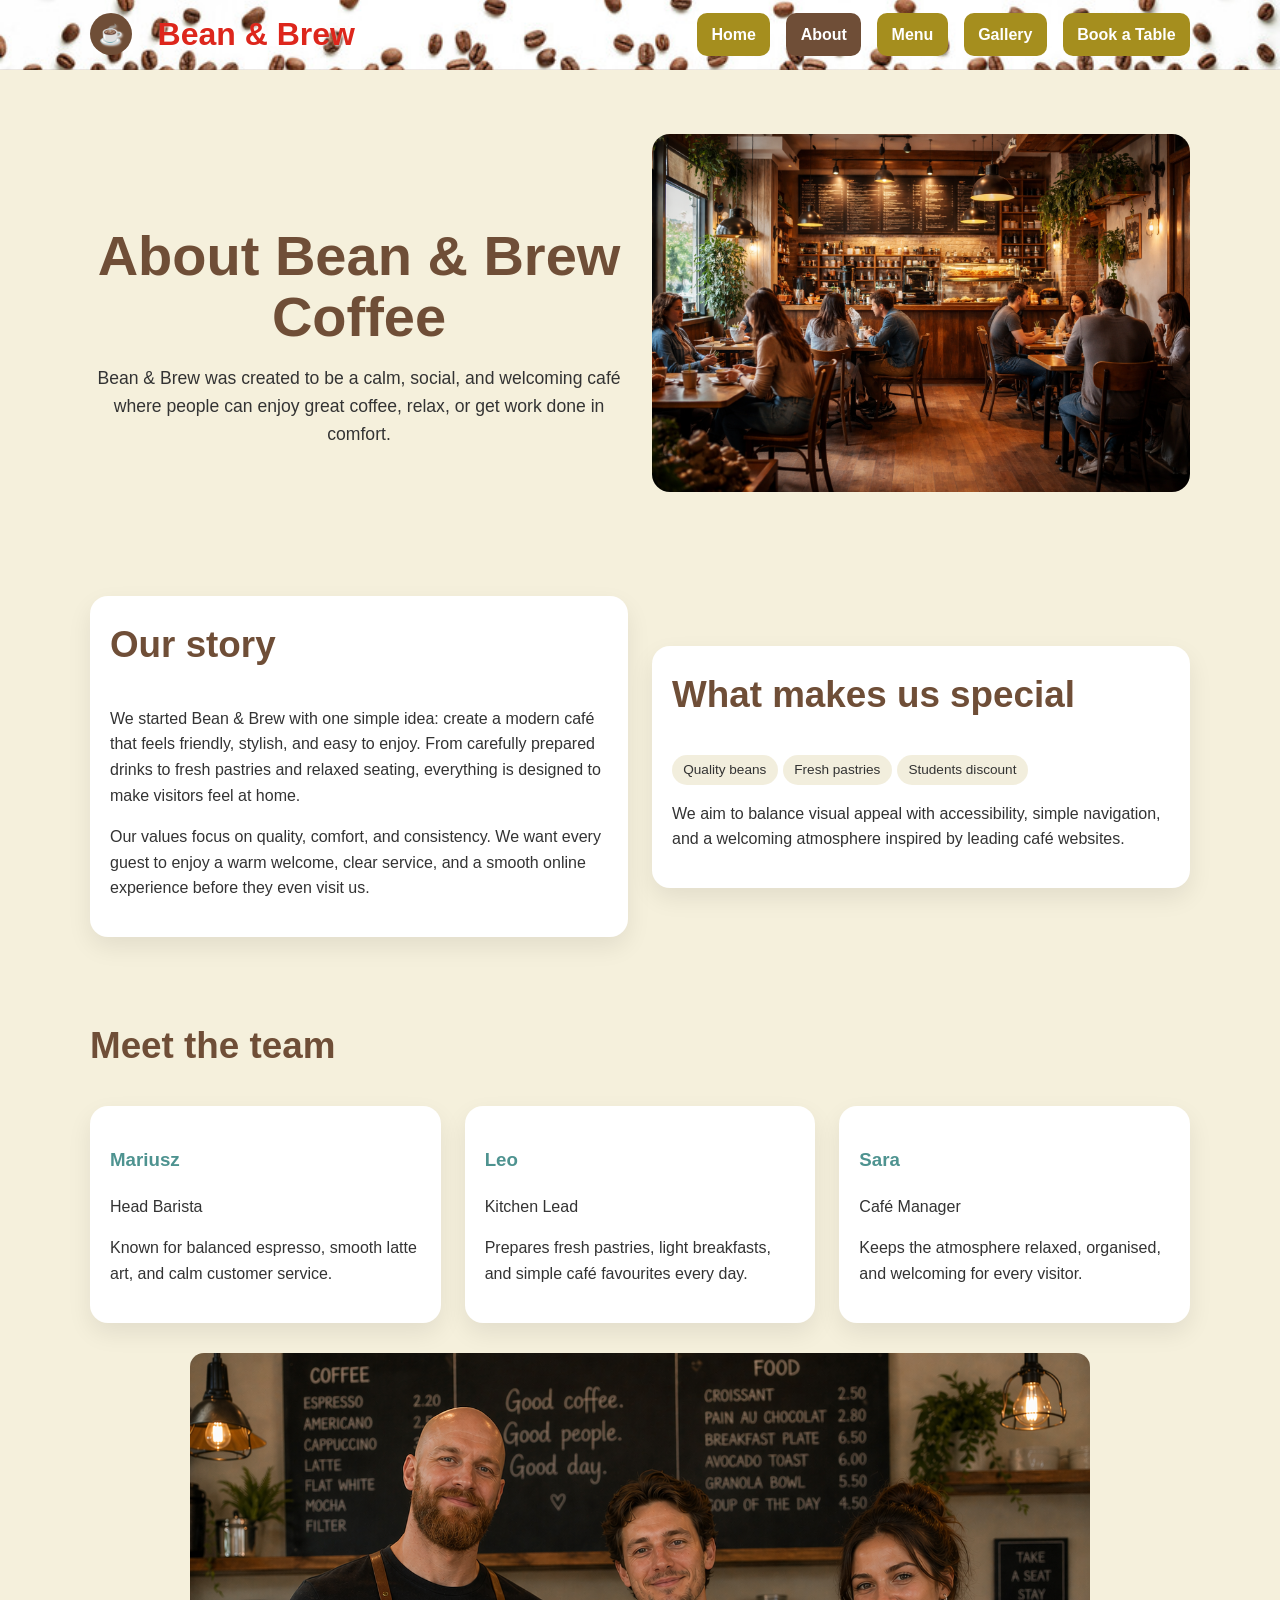
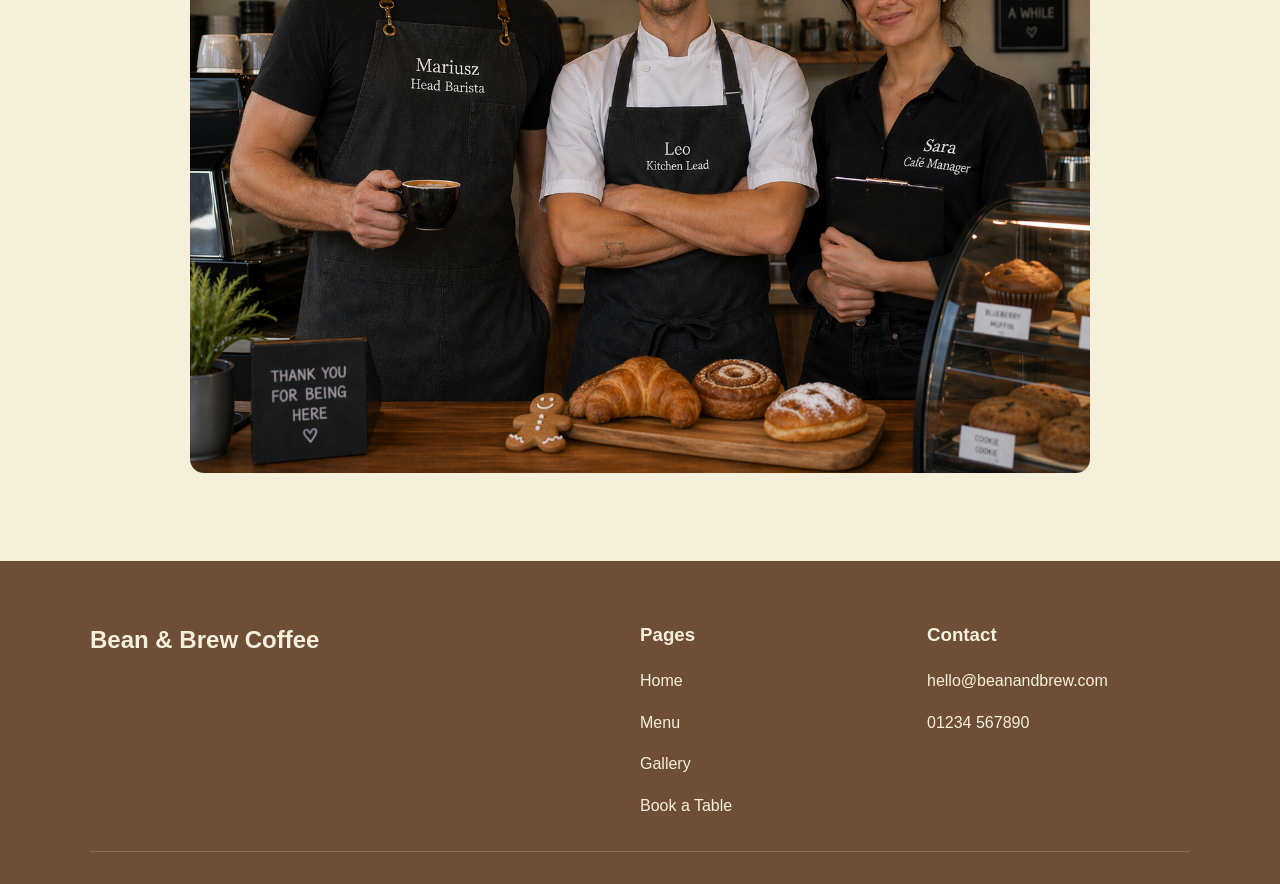
<file: about.html>
<!DOCTYPE html>
<html lang="en">
<head>
  <meta charset="UTF-8">
  <meta name="viewport" content="width=device-width, initial-scale=1.0">
  <meta name="description" content="Learn about Bean & Brew Coffee, our story, values, and welcoming café atmosphere.">
  <title>Bean & Brew Coffee | About</title>
  <link rel="stylesheet" href="css/style.css">
</head>
<body>
  <a class="skip-link" href="#main-content">Skip to main content</a>
  <header class="site-header">
    <div class="nav-wrap">
      <a class="brand" href="index.html">
        <span class="brand-mark" aria-hidden="true">☕</span>
        <span>Bean &amp; Brew</span>
      </a>
      <button class="nav-toggle" aria-expanded="false" aria-controls="site-nav" aria-label="Open menu">☰</button>
      <nav aria-label="Main navigation">
        <ul class="nav-menu" id="site-nav">
          <li><a href="index.html">Home</a></li>
          <li><a class="active" href="about.html">About</a></li>
          <li><a href="menu.html">Menu</a></li>
          <li><a href="gallery.html">Gallery</a></li>
          <li><a href="book.html">Book a Table</a></li>
        </ul>
      </nav>
    </div>
  </header>

  <main id="main-content">
    <section class="page-hero">
      <div class="container split-grid">
        <div>
          <h1>About Bean &amp; Brew Coffee</h1>
          <p class="lead">Bean &amp; Brew was created to be a calm, social, and welcoming café where people can enjoy great coffee, relax, or get work done in comfort.</p>
        </div>
        <div>
          <img src="assets/about-cafe.jpg" alt="Illustration of the warm interior of Bean and Brew café">
        </div>
      </div>
    </section>

    <section class="section">
      <div class="container split-grid">
        <article class="card">
          <h2>Our story</h2>
          <p>We started Bean &amp; Brew with one simple idea: create a modern café that feels friendly, stylish, and easy to enjoy. From carefully prepared drinks to fresh pastries and relaxed seating, everything is designed to make visitors feel at home.</p>
          <p>Our values focus on quality, comfort, and consistency. We want every guest to enjoy a warm welcome, clear service, and a smooth online experience before they even visit us.</p>
        </article>
        <article class="card">
          <h2>What makes us special</h2>
          <p><span class="badge">Quality beans</span><span class="badge">Fresh pastries</span><span class="badge">Students discount</span></p>
          <p>We aim to balance visual appeal with accessibility, simple navigation, and a welcoming atmosphere inspired by leading café websites.</p>
        </article>
      </div>
    </section>

    <section class="section">
      <div class="container">
        <h2>Meet the team</h2>
        <div class="team-grid">
          <article class="card">
            <h3>Mariusz</h3>
            <p>Head Barista</p>
            <p>Known for balanced espresso, smooth latte art, and calm customer service.</p>
          </article>
          <article class="card">
            <h3>Leo</h3>
            <p>Kitchen Lead</p>
            <p>Prepares fresh pastries, light breakfasts, and simple café favourites every day.</p>
          </article>
          <article class="card">
            <h3>Sara</h3>
            <p>Café Manager</p>
            <p>Keeps the atmosphere relaxed, organised, and welcoming for every visitor.</p>
          </article>
        </div>

        <div class="team-image">
      <img src="assets/team.jpg" alt="Bean and Brew Coffee team">
    </div>

      </div>
    </section>
  </main>

  <footer class="footer">
    <div class="container footer-grid">
      <section>
        <h2>Bean &amp; Brew Coffee</h2>
      
      </section>
      <section>
        <h3>Pages</h3>
        <p><a href="index.html">Home</a></p>
        <p><a href="menu.html">Menu</a></p>
        <p><a href="gallery.html">Gallery</a></p>
        <p><a href="book.html">Book a Table</a></p>
      </section>
      <section>
        <h3>Contact</h3>
        <p>hello@beanandbrew.com</p>
        <p>01234 567890</p>
      </section>
    </div>
    <div class="container footer-bottom">
     
    </div>
  </footer>

  <script src="js/script.js"></script>
</body>
</html>
</file>
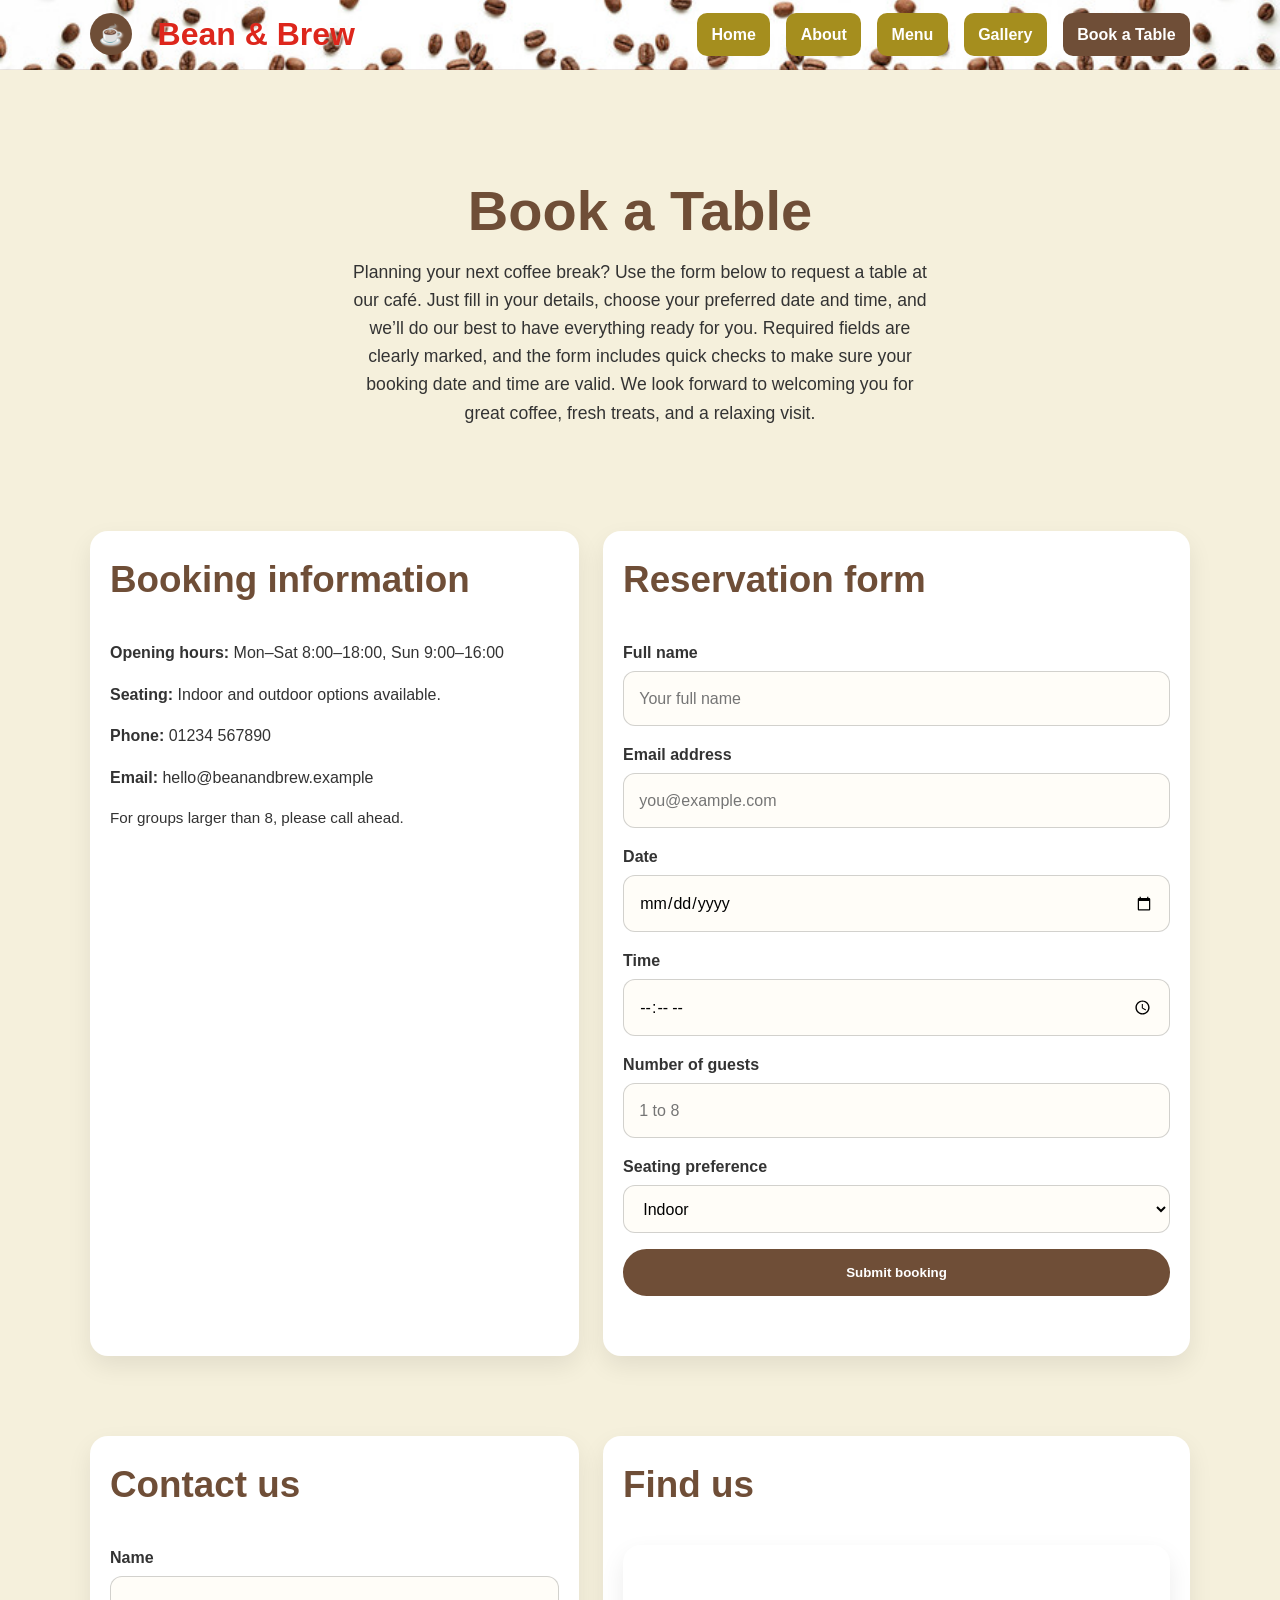
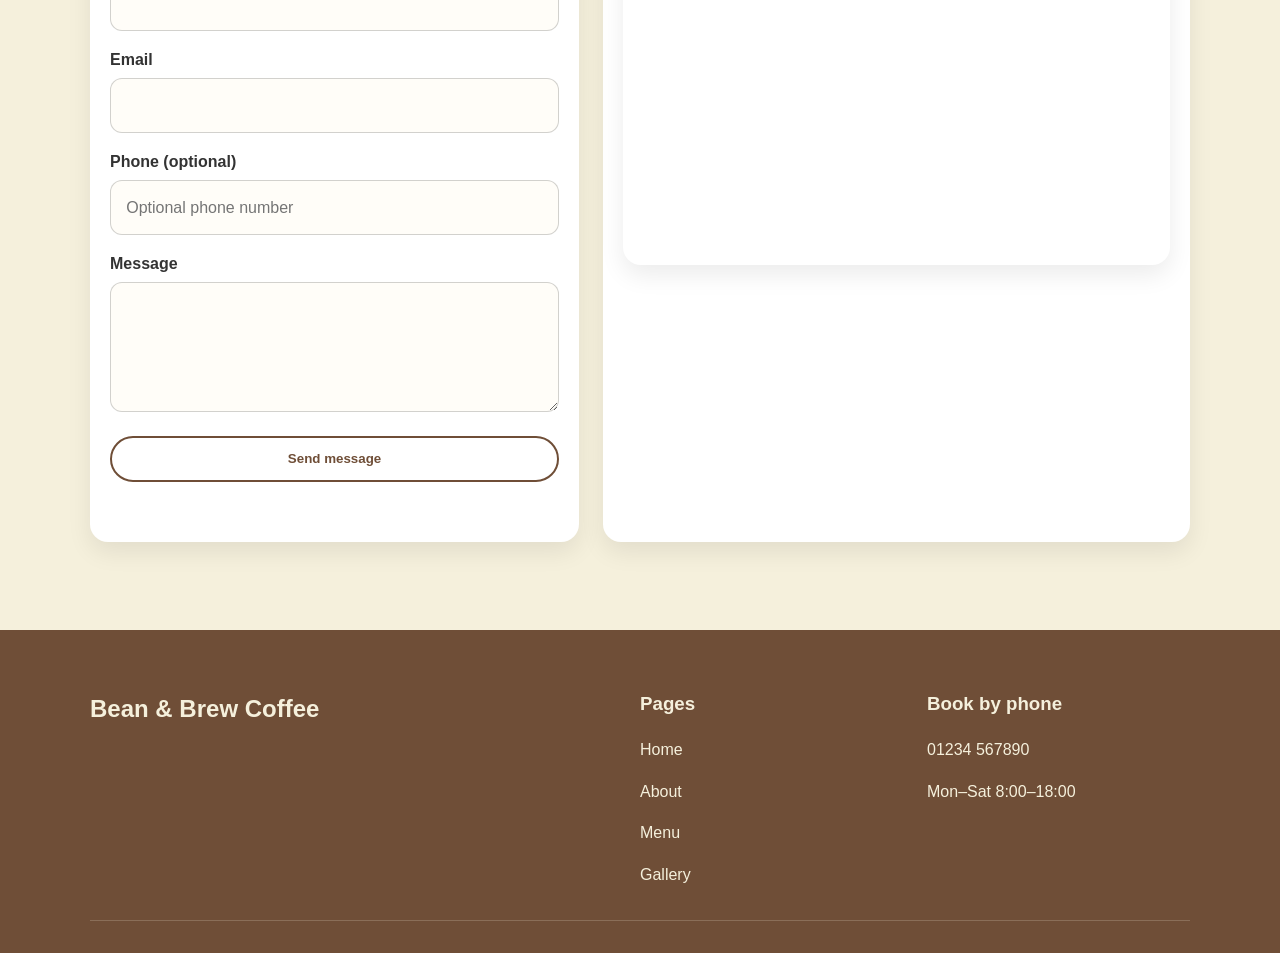
<file: book.html>
<!DOCTYPE html>
<html lang="en">
<head>
  <meta charset="UTF-8">
  <meta name="viewport" content="width=device-width, initial-scale=1.0">
  <meta name="description" content="Book a table at Bean & Brew Coffee with a responsive form and built-in validation.">
  <title>Bean & Brew Coffee | Book a Table</title>
  <link rel="stylesheet" href="css/style.css">
</head>
<body>
  <a class="skip-link" href="#main-content">Skip to main content</a>
  <header class="site-header">
    <div class="nav-wrap">
      <a class="brand" href="index.html">
        <span class="brand-mark" aria-hidden="true">☕</span>
        <span>Bean &amp; Brew</span>
      </a>
      <button class="nav-toggle" aria-expanded="false" aria-controls="site-nav" aria-label="Open menu">☰</button>
      <nav aria-label="Main navigation">
        <ul class="nav-menu" id="site-nav">
          <li><a href="index.html">Home</a></li>
          <li><a href="about.html">About</a></li>
          <li><a href="menu.html">Menu</a></li>
          <li><a href="gallery.html">Gallery</a></li>
          <li><a class="active" href="book.html">Book a Table</a></li>
        </ul>
      </nav>
    </div>
  </header>

  <main id="main-content">
    <section class="page-hero">
      <div class="container">
        <h1>Book a Table</h1>
        <p class="lead">Planning your next coffee break? Use the form below to request a table at our café. Just fill in your details, choose your preferred date and time, and we’ll do our best to have everything ready for you.

Required fields are clearly marked, and the form includes quick checks to make sure your booking date and time are valid.

We look forward to welcoming you for great coffee, fresh treats, and a relaxing visit.</p>
      </div>
    </section>

    <section class="section">
      <div class="container form-grid">
        <aside class="info-card">
          <h2>Booking information</h2>
          <p><strong>Opening hours:</strong> Mon–Sat 8:00–18:00, Sun 9:00–16:00</p>
          <p><strong>Seating:</strong> Indoor and outdoor options available.</p>
          <p><strong>Phone:</strong> 01234 567890</p>
          <p><strong>Email:</strong> hello@beanandbrew.example</p>
          <p class="small-text">For groups larger than 8, please call ahead.</p>
        </aside>

        <section class="card" aria-labelledby="booking-heading">
          <h2 id="booking-heading">Reservation form</h2>
          <form id="booking-form">
            <div>
              <label for="name">Full name</label>
              <input id="name" name="name" type="text" required minlength="2" placeholder="Your full name">
            </div>
            <div>
              <label for="email">Email address</label>
              <input id="email" name="email" type="email" required placeholder="you@example.com">
            </div>
            <div>
              <label for="date">Date</label>
              <input id="date" name="date" type="date" required>
            </div>
            <div>
              <label for="time">Time</label>
              <input id="time" name="time" type="time" required>
            </div>
            <div>
              <label for="guests">Number of guests</label>
              <input id="guests" name="guests" type="number" min="1" max="8" required placeholder="1 to 8">
            </div>
            <div>
              <label for="seating">Seating preference</label>
              <select id="seating" name="seating">
                <option value="Indoor">Indoor</option>
                <option value="Outdoor">Outdoor</option>
                <option value="No preference">No preference</option>
              </select>
            </div>
            <button class="btn" type="submit">Submit booking</button>
            <p class="status-message" id="booking-status" aria-live="polite"></p>
          </form>
        </section>
      </div>
    </section>

    <section class="section">
      <div class="container info-grid">
        <article class="card">
          <h2>Contact us</h2>
          <form id="contact-form">
            <div>
              <label for="contact-name">Name</label>
              <input id="contact-name" name="contact-name" type="text" required>
            </div>
            <div>
              <label for="contact-email">Email</label>
              <input id="contact-email" name="contact-email" type="email" required>
            </div>
            <div>
              <label for="contact-phone">Phone (optional)</label>
              <input id="contact-phone" name="contact-phone" type="tel" placeholder="Optional phone number">
            </div>
            <div>
              <label for="contact-message">Message</label>
              <textarea id="contact-message" name="contact-message" required></textarea>
            </div>
            <button class="btn secondary" type="submit">Send message</button>
            <p class="status-message" id="contact-status" aria-live="polite"></p>
          </form>
        </article>
        <article class="card">
          <h2>Find us</h2>
          <iframe class="map-frame" title="Map showing Bean and Brew café location" src="https://www.google.com/maps?q=Renfrew%20Rd,%20Paisley%20PA3%204DR&output=embed" loading="lazy" referrerpolicy="no-referrer-when-downgrade"></iframe>
        </article>
      </div>
    </section>
  </main>

  <footer class="footer">
    <div class="container footer-grid">
      <section>
        <h2>Bean &amp; Brew Coffee</h2>
      
      </section>
      <section>
        <h3>Pages</h3>
        <p><a href="index.html">Home</a></p>
        <p><a href="about.html">About</a></p>
        <p><a href="menu.html">Menu</a></p>
        <p><a href="gallery.html">Gallery</a></p>
      </section>
      <section>
        <h3>Book by phone</h3>
        <p>01234 567890</p>
        <p>Mon–Sat 8:00–18:00</p>
      </section>
    </div>
    <div class="container footer-bottom">

    </div>
  </footer>

  <script src="js/script.js"></script>
</body>
</html>
</file>
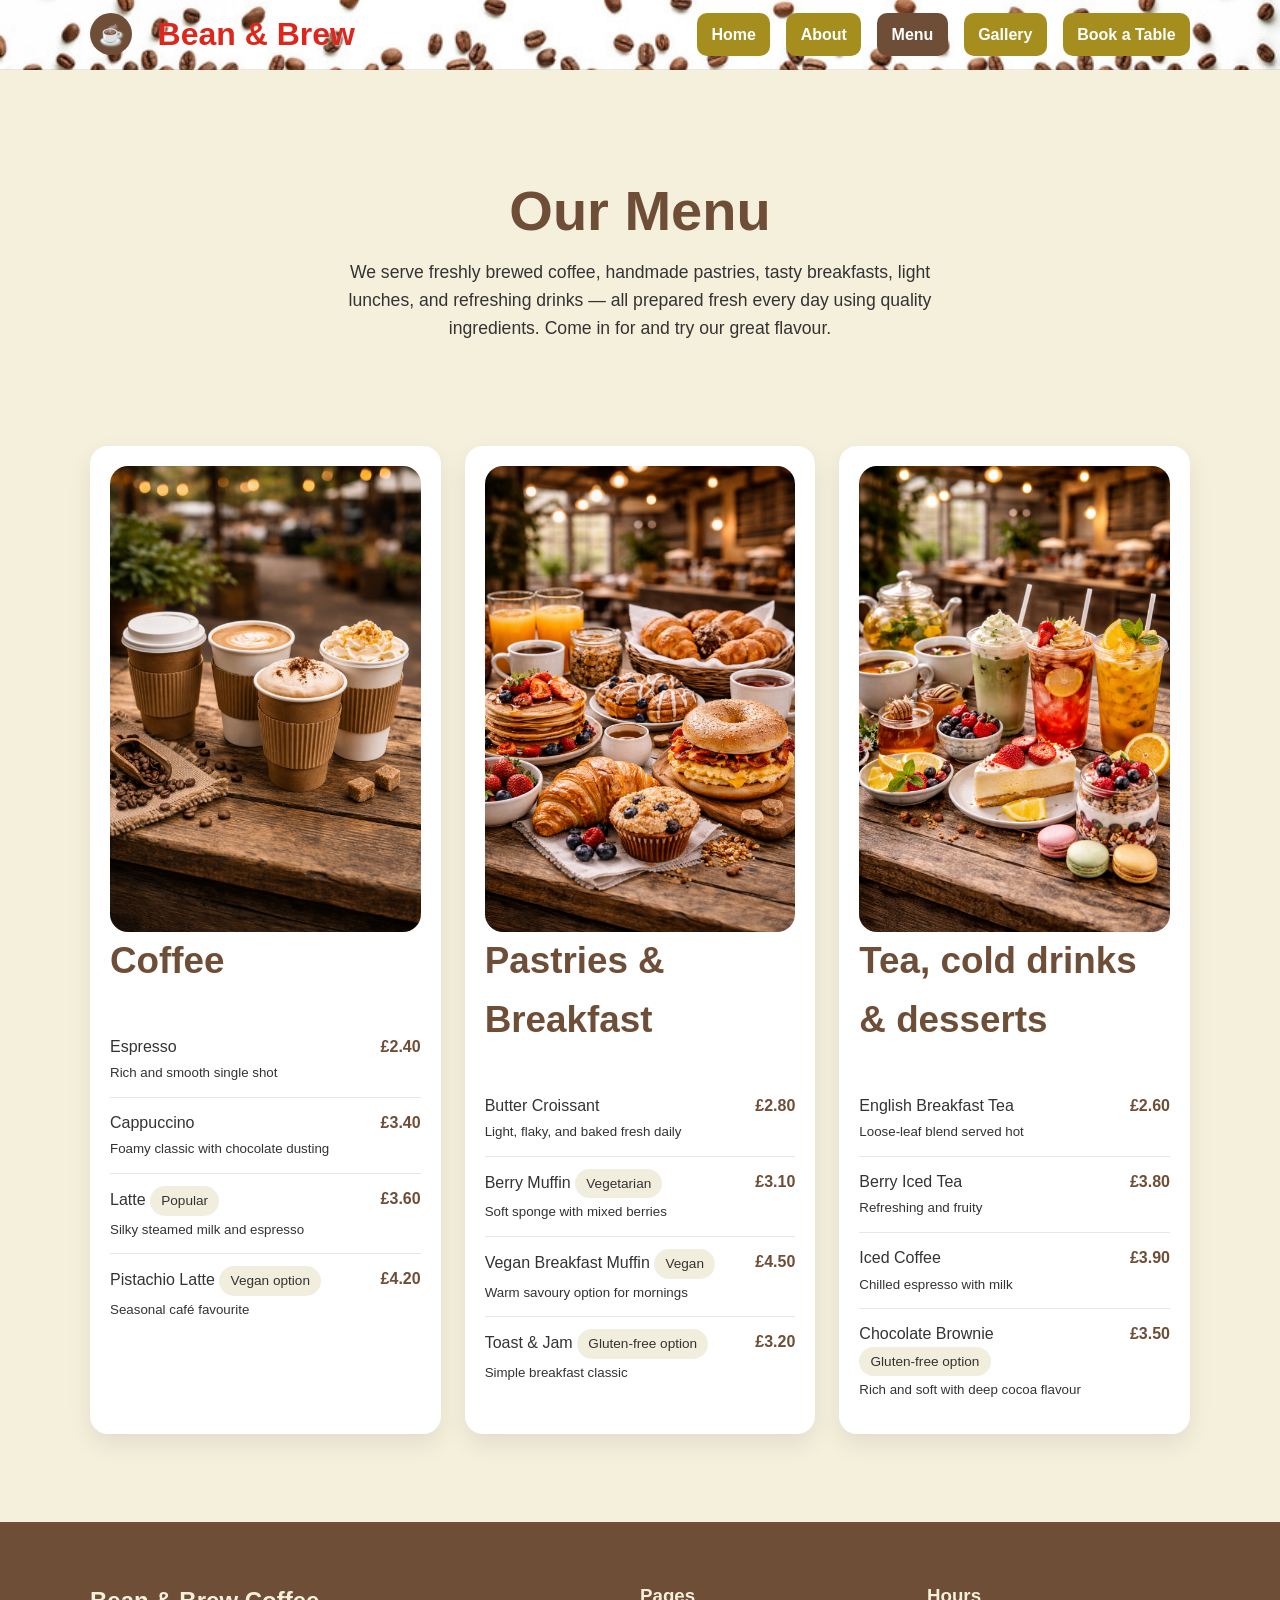
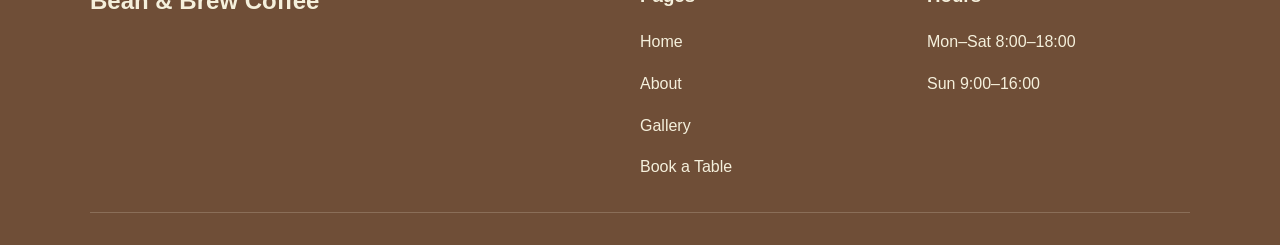
<file: menu.html>
<!DOCTYPE html>
<html lang="en">
<head>
  <meta charset="UTF-8">
  <meta name="viewport" content="width=device-width, initial-scale=1.0">
  <meta name="description" content="Browse the Bean & Brew Coffee menu with coffee, tea, breakfast items, pastries, and desserts.">
  <title>Bean & Brew Coffee | Menu</title>
  <link rel="stylesheet" href="css/style.css">
</head>
<body>
  <a class="skip-link" href="#main-content">Skip to main content</a>
  <header class="site-header">
    <div class="nav-wrap">
      <a class="brand" href="index.html">
        <span class="brand-mark" aria-hidden="true">☕</span>
        <span>Bean &amp; Brew</span>
      </a>
      <button class="nav-toggle" aria-expanded="false" aria-controls="site-nav" aria-label="Open menu">☰</button>
      <nav aria-label="Main navigation">
        <ul class="nav-menu" id="site-nav">
          <li><a href="index.html">Home</a></li>
          <li><a href="about.html">About</a></li>
          <li><a class="active" href="menu.html">Menu</a></li>
          <li><a href="gallery.html">Gallery</a></li>
          <li><a href="book.html">Book a Table</a></li>
        </ul>
      </nav>
    </div>
  </header>

  <main id="main-content">
    <section class="page-hero">
      <div class="container">
        <h1>Our Menu</h1>
        <p class="lead">We serve freshly brewed coffee, handmade pastries, tasty breakfasts, light lunches, and refreshing drinks — all prepared fresh every day using quality ingredients. Come in for and try our great flavour.</p>
      </div>
    </section>

    <section class="section">
      <div class="container menu-grid">
        <article class="menu-card">
          <img src="assets/menu-coffee.jpg" alt="Illustration of a latte with latte art">
          <h2>Coffee</h2>
          <ul class="menu-list">
            <li><span>Espresso<br><small>Rich and smooth single shot</small></span><span class="price">£2.40</span></li>
            <li><span>Cappuccino<br><small>Foamy classic with chocolate dusting</small></span><span class="price">£3.40</span></li>
            <li><span>Latte <span class="badge">Popular</span><br><small>Silky steamed milk and espresso</small></span><span class="price">£3.60</span></li>
            <li><span>Pistachio Latte <span class="badge">Vegan option</span><br><small>Seasonal café favourite</small></span><span class="price">£4.20</span></li>
          </ul>
        </article>

        <article class="menu-card">
          <img src="assets/menu-pastry.jpg" alt="Illustration of a freshly baked croissant on a plate">
          <h2>Pastries &amp; Breakfast</h2>
          <ul class="menu-list">
            <li><span>Butter Croissant<br><small>Light, flaky, and baked fresh daily</small></span><span class="price">£2.80</span></li>
            <li><span>Berry Muffin <span class="badge">Vegetarian</span><br><small>Soft sponge with mixed berries</small></span><span class="price">£3.10</span></li>
            <li><span>Vegan Breakfast Muffin <span class="badge">Vegan</span><br><small>Warm savoury option for mornings</small></span><span class="price">£4.50</span></li>
            <li><span>Toast &amp; Jam <span class="badge">Gluten-free option</span><br><small>Simple breakfast classic</small></span><span class="price">£3.20</span></li>
          </ul>
        </article>

        <article class="menu-card">
          <img src="assets/deserts.jpg" alt="Illustration of a tea and deserts">
          <h2>Tea, cold drinks &amp; desserts</h2>
          <ul class="menu-list">
            <li><span>English Breakfast Tea<br><small>Loose-leaf blend served hot</small></span><span class="price">£2.60</span></li>
            <li><span>Berry Iced Tea<br><small>Refreshing and fruity</small></span><span class="price">£3.80</span></li>
            <li><span>Iced Coffee<br><small>Chilled espresso with milk</small></span><span class="price">£3.90</span></li>
            <li><span>Chocolate Brownie <span class="badge">Gluten-free option</span><br><small>Rich and soft with deep cocoa flavour</small></span><span class="price">£3.50</span></li>
          </ul>
        </article>
      </div>
    </section>
  </main>

  <footer class="footer">
    <div class="container footer-grid">
      <section>
        <h2>Bean &amp; Brew Coffee</h2>
        
      </section>
      <section>
        <h3>Pages</h3>
        <p><a href="index.html">Home</a></p>
        <p><a href="about.html">About</a></p>
        <p><a href="gallery.html">Gallery</a></p>
        <p><a href="book.html">Book a Table</a></p>
      </section>
      <section>
        <h3>Hours</h3>
        <p>Mon–Sat 8:00–18:00</p>
        <p>Sun 9:00–16:00</p>
      </section>
    </div>
    <div class="container footer-bottom">
    
    </div>
  </footer>

  <script src="js/script.js"></script>
</body>
</html>
</file>
<file: css/style.css>
:root {
  --berry: #b24038;
  --brown: #6f4e37;
  --cream: #f5f0dc;
  --dark: #333333;
  --orange: #d4a373;
  --pistachio: #a58e1e;
  --radius: 18px;
  --shadow: 0 10px 25px rgba(0, 0, 0, 0.08);
  --water: #4e9390;
  --white: #ffffff;
}

* {
  box-sizing: border-box;
}

:focus-visible {
  outline: 3px solid var(--water);
  outline-offset: 3px;
}

a {
  color: var(--brown);
  text-decoration: none;
}

a:hover,
a:focus-visible {
  color: var(--berry);
}

.actions {
  display: flex;
  flex-wrap: wrap;
  gap: 1rem;
  margin-top: 1.5rem;
}

.badge {
  background: rgba(165, 142, 30, 0.15);
  border-radius: 999px;
  color: var(--dark);
  display: inline-block;
  font-size: 0.85rem;
  margin-right: 0.35rem;
  padding: 0.25rem 0.7rem;
}

body {
  background: var(--cream);
  color: var(--dark);
  font-family: Arial, Helvetica, sans-serif;
  line-height: 1.6;
  margin: 0;
}

.brand {
  align-items: center;
  color: #dd261c;
  display: flex;
  font-weight: 800;
  font-size: 2.0rem;
  gap: 1.6rem;
  line-height: 1;
}

.brand-mark {
  background: var(--brown);
  border-radius: 50%;
  color: var(--cream);
  display: grid;
  font-size: 1.2rem;
  height: 42px;
  place-items: center;
  width: 42px;
}

.brand span {
  text-shadow: 1px 1px 2px rgba(255,255,255,0.7);
}

.btn {
  background: var(--brown);
  border: 2px solid var(--brown);
  border-radius: 999px;
  color: var(--white);
  display: inline-block;
  font-weight: 700;
  padding: 0.85rem 1.2rem;
}

.btn.secondary {
  background: transparent;
  color: var(--brown);
}

.btn:hover,
.btn:focus-visible {
  background: var(--berry);
  border-color: var(--berry);
  color: var(--white);
}

button,
.btn {
  transition: transform 0.2s ease, background-color 0.2s ease, color 0.2s ease;
}

button:hover,
button:focus-visible,
.btn:hover,
.btn:focus-visible {
  transform: translateY(-2px);
}

.card,
.menu-card,
.info-card,
.gallery-card,
.testimonial,
.event-card {
  background: var(--white);
  border-radius: var(--radius);
  box-shadow: var(--shadow);
  padding: 1.25rem;
}

.container,
.nav-wrap {
  margin: 0 auto;
  width: min(1100px, calc(100% - 2rem));
}

.feature-grid,
.footer-grid,
.form-grid,
.gallery-grid,
.hero-grid,
.info-grid,
.menu-grid,
.split-grid,
.team-grid {
  display: grid;
  gap: 1.5rem;
}

.feature-grid,
.menu-grid,
.team-grid {
  grid-template-columns: repeat(3, minmax(0, 1fr));
}

.footer {
  background: var(--brown);
  color: var(--cream);
  margin-top: 3rem;
  padding: 2.5rem 0 1rem;
}

.footer a {
  color: var(--cream);
}

.footer-bottom {
  border-top: 1px solid rgba(245, 240, 220, 0.2);
  font-size: 0.95rem;
  margin-top: 1rem;
  padding-top: 1rem;
}

.footer-grid {
  grid-template-columns: 2fr 1fr 1fr;
}

form {
  display: grid;
  gap: 1rem;
}

.gallery-card img {
  border-radius: var(--radius);
  display: block;
  height: 320px;
  object-fit: cover;
  width: 100%;
}

.gallery-grid {
  gap: 1.2rem;
  grid-template-columns: repeat(2, 1fr);
  margin: 0 auto;
  max-width: 900px;
}

.hero,
.page-hero {
  padding: 4rem 0;
}

.hero .container,
.page-hero .container {
  text-align: center;
}

.hero h1,
.page-hero h1 {
  color: var(--brown);
  font-size: clamp(2rem, 5vw, 3.5rem);
  line-height: 1.1;
  margin-bottom: 1rem;
}

.hero-grid,
.split-grid {
  align-items: center;
  grid-template-columns: repeat(2, minmax(0, 1fr));
}

.hero-media img,
.split-grid img,
.menu-card img,
.gallery-card img {
  border-radius: var(--radius);
  display: block;
  width: 100%;
}

.hidden {
  display: none;
}

html {
  scroll-behavior: smooth;
}

.icon-btn {
  background: var(--brown);
  border: 0;
  border-radius: 999px;
  color: var(--white);
  cursor: pointer;
  padding: 0.7rem 1rem;
}

iframe,
img,
video {
  max-width: 100%;
}

.info-grid,
.form-grid {
  grid-template-columns: 1fr 1.2fr;
}

input,
select,
textarea {
  background: #fffdf8;
  border: 1px solid rgba(51, 51, 51, 0.22);
  border-radius: 12px;
  font: inherit;
  padding: 0.85rem 0.95rem;
  width: 100%;
}

label {
  display: block;
  font-weight: 700;
  margin-bottom: 0.35rem;
}

.lead {
  font-size: 1.1rem;
  max-width: 60ch;
}

.lightbox {
  align-items: center;
  background: rgba(0, 0, 0, 0.8);
  display: none;
  inset: 0;
  justify-content: center;
  padding: 1rem;
  position: fixed;
  z-index: 1000;
}

.lightbox img {
  border-radius: 14px;
  max-height: 75vh;
  object-fit: contain;
  width: 100%;
}

.lightbox-content {
  background: var(--white);
  border-radius: var(--radius);
  max-width: 650px;
  padding: 1rem;
  position: relative;
  width: 90%;
}

.lightbox-controls {
  align-items: center;
  display: flex;
  gap: 0.75rem;
  justify-content: space-between;
  margin-top: 0.75rem;
}

.lightbox.open {
  display: flex;
}

.logo {
  border-radius: 50%;
  display: block;
  height: 80px;
  object-fit: cover;
  width: 80px;
}

.map-frame,
.video-frame {
  border-radius: var(--radius);
  box-shadow: var(--shadow);
  width: 100%;
}

.map-frame {
  border: 0;
  min-height: 320px;
}

.menu-list {
  list-style: none;
  margin: 1rem 0 0;
  padding: 0;
}

.menu-list li {
  border-bottom: 1px solid rgba(51, 51, 51, 0.12);
  display: flex;
  gap: 1rem;
  justify-content: space-between;
  padding: 0.75rem 0;
}

.menu-list li:last-child {
  border-bottom: 0;
}

.nav-menu {
  align-items: center;
  display: flex;
  gap: 1rem;
  list-style: none;
  margin: 0;
  padding: 0;
}

.nav-menu a {
  background: #a58e1e;
  border-radius: 10px;
  color: var(--white);
  display: inline-block;
  font-weight: 600;
  padding: 0.55rem 0.9rem;
  transition: 0.2s ease;
}

.nav-menu a.active {
  background: var(--brown);
  color: var(--white);
}

.nav-menu a:hover,
.nav-menu a:focus-visible {
  background: #8c7818;
  color: var(--white);
}

.nav-toggle {
  background: var(--brown);
  border: 0;
  border-radius: 12px;
  color: var(--white);
  cursor: pointer;
  display: none;
  padding: 0.6rem 0.8rem;
}

.nav-wrap {
  align-items: center;
  display: flex;
  justify-content: space-between;
  padding: 0.8rem 0;
}

.page-hero .container {
  text-align: center;
}

.page-hero .lead {
  margin: 0 auto;
}

.section {
  padding: 2.5rem 0;
}

.price {
  color: var(--brown);
  font-weight: 700;
  white-space: nowrap;
}

.section h2 {
  color: var(--brown);
  font-size: clamp(1.6rem, 4vw, 2.3rem);
  margin-top: 0;
}

.site-header {
  background-image: url("../assets/headerBackround.jpg");
  background-position: center;
  background-repeat: no-repeat;
  background-size: cover;
  border-bottom: 1px solid rgba(111, 78, 55, 0.12);
  position: sticky;
  top: 0;
  z-index: 100;
}

.skip-link {
  background: var(--white);
  color: var(--dark);
  left: -999px;
  padding: 0.75rem 1rem;
  position: absolute;
  top: 0;
  z-index: 1000;
}

.skip-link:focus {
  left: 1rem;
  top: 1rem;
}

.small-text {
  font-size: 0.95rem;
}

.status-message {
  font-weight: 700;
  margin-top: 0.5rem;
}

.team-image {
  margin-top: 30px;
  text-align: center;
}

.team-image img {
  width: 100%;
  max-width: 900px;
  border-radius: 14px;
  display: block;
  margin: auto;
}

textarea {
  min-height: 130px;
  resize: vertical;
}

.video-frame {
  background: #000;
  display: block;
  margin: 0 auto;
  min-height: 320px;
  width: 60%;
}

.card h3 {
  color: var(--water);
}

@media (max-width: 900px) {
  .feature-grid,
  .footer-grid,
  .form-grid,
  .gallery-grid,
  .hero-grid,
  .info-grid,
  .split-grid,
  .team-grid {
    grid-template-columns: 1fr;
  }

  .gallery-card img {
    height: 280px;
  }

  .gallery-grid {
    max-width: 500px;
  }

  .video-frame {
    width: 80%;
  }
}

@media (max-width: 700px) {
  .brand {
    align-items: center;
    display: flex;
    font-size: 1.2rem;
    gap: 0.7rem;
  }

  .brand span {
    display: block;;
  }

  .gallery-card img {
    height: 240px;
  }

  .hero,
  .page-hero,
  .section {
    padding: 2rem 0;
  }

  .logo {
    height: 55px;
    width: 55px;
  }

  .nav-menu {
    align-items: stretch;
    background: var(--white);
    border-radius: 16px;
    box-shadow: var(--shadow);
    display: none;
    flex-direction: column;
    min-width: 220px;
    padding: 1rem;
    position: absolute;
    right: 0;
    top: 58px;
    z-index: 200;
  }

  .nav-menu.open {
    display: flex;
  }

  .nav-toggle {
    align-items: center;
    background: var(--brown);
    border: 0;
    border-radius: 12px;
    color: var(--white);
    cursor: pointer;
    display: inline-flex;
    flex-shrink: 0;
    font-size: 1.4rem;
    height: 44px;
    justify-content: center;
    line-height: 1;
    margin-left: auto;
    width: 44px;
  }

  .nav-wrap {
    align-items: center;
    display: flex;
    justify-content: space-between;
    padding: 0.6rem 0;
    position: relative;
  }

  .video-frame {
    min-height: 220px;
    width: 100%;
  }
}
</file>
